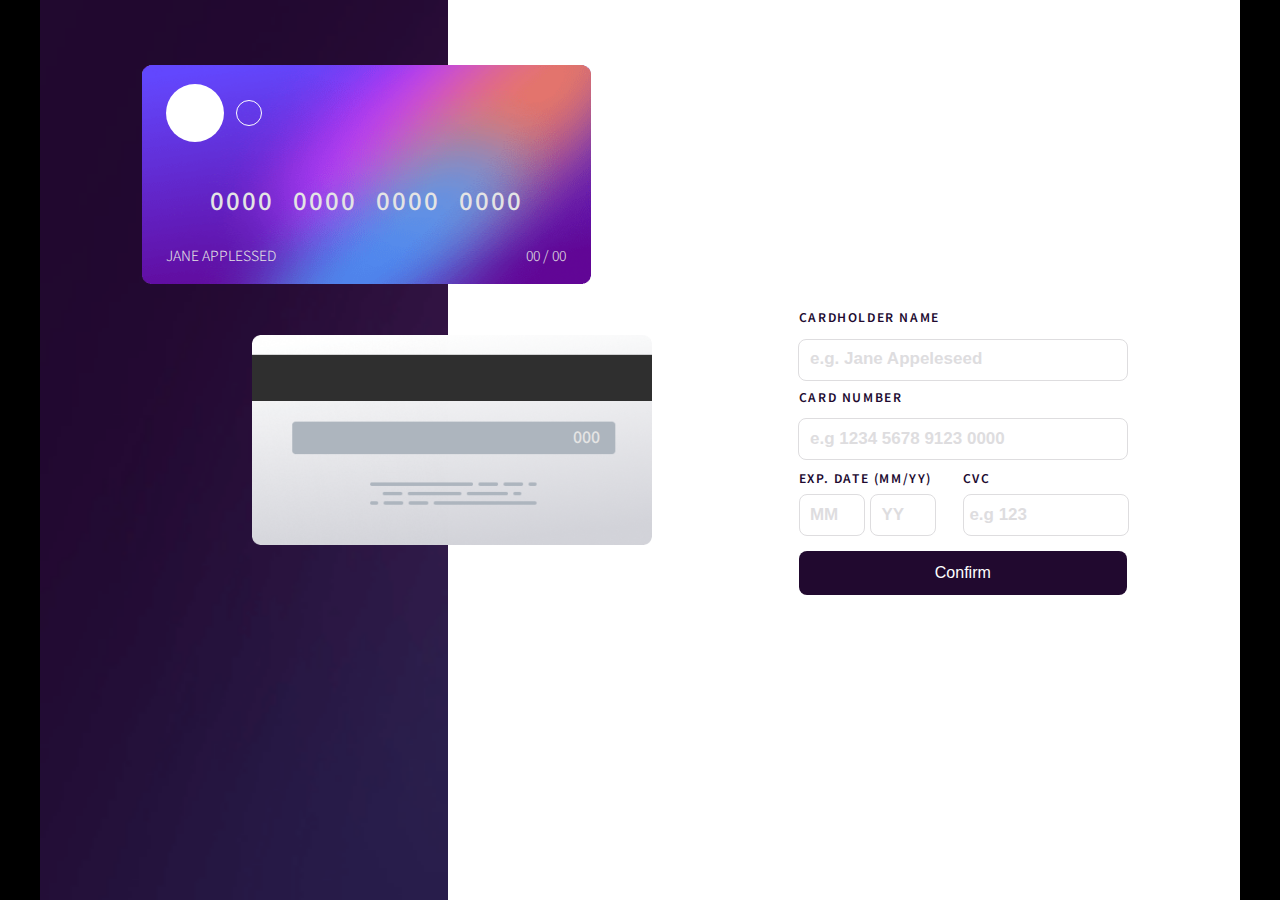
<file: projetos/credit card/index.html>
<!DOCTYPE html>
<html lang="pt">
<head>
    <meta charset="UTF-8">
    <meta http-equiv="X-UA-Compatible" content="IE=edge">
    <meta name="viewport" content="width=device-width, initial-scale=1.0">
    <link rel="stylesheet" href="css/index.css">
    <link rel="stylesheet" href="css/index-400px.css">
    <link rel="stylesheet" href="css/index-600px.css">
    <link rel="stylesheet" href="css/index-800px.css">
    <link rel="stylesheet" href="css/index-700px.css">
    <link rel="stylesheet" href="css/index-900px.css">
    <link rel="stylesheet" href="css/index-1000px.css">
    <script defer src="js/index.js"></script>
    <title>Interactive credit card form</title>
</head>
<body>
    <header>
        <div id="back-card">
            <div id="client-cvc">000</div>
        </div>
        <div id="front-card">
            <div id="card-logo">
                <div class="circle c1"></div>
                <div class="circle c2"></div>
            </div>
            <div id="client-number">0000 0000 0000 0000</div>
            <div id="date-client">
                <span id="client-name">JANE APPLESSED</span>
                <div>
                    <span id="client-month">00</span>
                    <span id="bar">/</span>
                    <span id="client-year">00</span>
                </div>
            </div>
        </div>
    </header>

    <main>
        <section>
            <form action="" method="GET" id="form-id">
                <span class="error er1">Fill in all the fields correctly</span>
                <label for="name">CARDHOLDER NAME</label>
                <input type="text" name="name" id="name" data-input-name placeholder="e.g. Jane Appeleseed">
                <span class="error er2">Wrong format, letters only</span>
                <label for="number">CARD NUMBER</label>
                <input type="tel" name="number" id="number" data-input-number placeholder="e.g 1234 5678 9123 0000" maxlength="16" minlength="16">
                <span class="error er3">Wrong format, numbers only</span>
                <div id="date-cvc">
                    <div id="date">
                        <label for="mm">EXP. DATE (MM/YY)</label>
                        <div id="mm-yy">
                            <input type="tel" name="mm" id="mm" data-input-mm placeholder="MM" maxlength="2" minlength="2">
                            <input type="tel" name="yy" id="yy" data-input-yy placeholder="YY" maxlength="2" minlength="2">
                            <span class="error er4">Fill in correctly</span>
                        </div>
                    </div>
                    <div id="cvc-container">
                        <label for="cvc">CVC</label>
                        <input type="tel" name="cvc" id="cvc" data-input-cvc placeholder="e.g 123" maxlength="3" minlength="3">
                        <span class="error er5">Fill in correctly</span>
                    </div>
                </div>
                <button type="submit">Confirm</button>
            </form>
            <section id="complete-section">
                <svg width="80" height="80" fill="none" xmlns="http://www.w3.org/2000/svg"><circle cx="40" cy="40" r="40" fill="url(#a)"/><path d="M28 39.92 36.08 48l16-16" stroke="#fff" stroke-width="3"/><defs><linearGradient id="a" x1="-23.014" y1="11.507" x2="0" y2="91.507" gradientUnits="userSpaceOnUse"><stop stop-color="#6348FE"/><stop offset="1" stop-color="#610595"/></linearGradient></defs></svg>
                <h1>THANK YOU!</h1>
                <div>We've added your card details</div>
                <button><a href="/">Continue</a></button>
            </section>
        </section>
    </main>
</body>
</html>
</file>
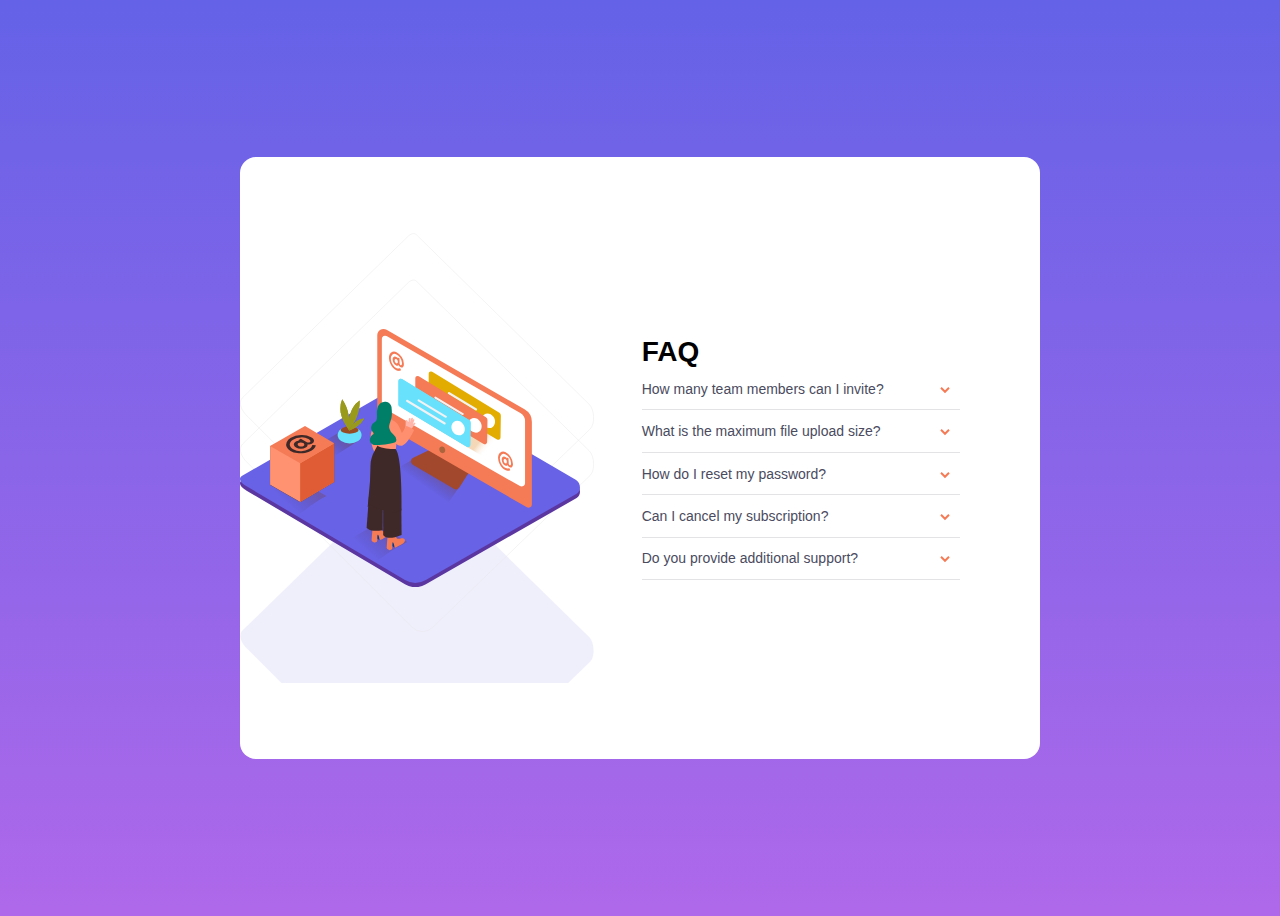
<file: projetos/FAQ-card/index.html>
<!DOCTYPE html>
<html lang="pt-br">

<head>
    <meta charset="UTF-8">
    <meta name="description" content="A simple, responsive and interactive FAQ card">
    <meta name="keywords" content="FAQ, card, question, answer">
    <meta name="author" content="Gustavo Faustino">
    <meta name="viewport" content="width=device-width, initial-scale=1.0">
    <meta http-equiv="X-UA-Compatible" content="IE=edge">
    <meta http-equiv="content-security-policy" content="default-src 'self'">
    <link rel="preconnect" href="https://fonts.googleapis.com">
    <link rel="preconnect" href="https://fonts.gstatic.com" crossorigin>
    <link
        href="https://fonts.googleapis.com/css2?family=Kumbh+Sans:wght@100;200;300;400;500;600;700;800;900&display=swap"
        rel="stylesheet">
    <script async src="js/index.js"></script>
    <link rel="stylesheet" href="css/index.css">
    <title>FAQ Accordion Card</title>
</head>

<body>
    <section>
        <div id="images-container">
            <img src="images/bg-pattern-mobile.svg" alt="" id="img1">
            <img src="images/illustration-woman-online-mobile.svg" alt="" id="img2">
        </div>
        <div id="questions-container">
            <span id="sec-title">FAQ</span>

            <div class="question">
                <span data-question=".a1">How many team members can I invite?
                    <div class="arrow-img">
                        <img src="images/icon-arrow-down.svg" alt="" srcset="">
                    </div>
                </span>
                <p data-answer class="asnwer a1">You can invite up to 2 additional users on the Free plan. There is no
                    limit on team members for the
                    Premium plan.</p>
            </div>

            <div class="question">
                <span data-question=".a2">What is the maximum file upload size?
                    <div class="arrow-img">
                        <img src="images/icon-arrow-down.svg" alt="" srcset="">
                    </div>
                </span>
                <p data-answer class="aswer a2">No more than 2GB. All files in your account must fit your allotted
                    storage space.</p>
            </div>
            <div class="question">
                <span data-question=".a3">How do I reset my password?
                    <div class="arrow-img">
                        <img src="images/icon-arrow-down.svg" alt="" srcset="">
                    </div>
                </span>
                <p data-answer class="answer a3">Click “Forgot password” from the login page or “Change password” from
                    your profile page. A reset link
                    will be emailed to you.</p>
            </div>
            <div class="question">
                <span data-question=".a4">Can I cancel my subscription?
                    <div class="arrow-img">
                        <img src="images/icon-arrow-down.svg" alt="" srcset="">
                    </div>
                </span>
                <p data-answer class="answer a4">Yes! Send us a message and we’ll process your request no questions
                    asked.</p>
            </div>
            <div class="question">
                <span data-question=".a5">Do you provide additional support?
                    <div class="arrow-img">
                        <img src="images/icon-arrow-down.svg" alt="" srcset="">
                    </div>
                </span>
                <p data-answer class="answer a5">Chat and email support is available 24/7. Phone lines are open during
                    normal business hours.</p>
            </div>
        </div>
    </section>
    </div>
</body>

</html>
</file>
<file: projetos/credit card/css/index.css>
@import url("https://fonts.googleapis.com/css2?family=Libre+Franklin:ital,wght@0,100;0,300;0,400;0,500;0,600;0,700;0,900;1,100;1,200;1,300;1,400;1,500;1,600;1,700;1,800;1,900&family=Montserrat:ital,wght@0,100;0,200;0,300;0,400;0,500;0,600;0,700;0,800;0,900;1,100;1,200;1,300;1,400;1,500;1,600;1,700;1,800;1,900&family=Noto+Sans+JP:wght@100;300;400;500;700;900&display=swap");

* {
  padding: 0;
  margin: 0;
}

body {
  display: flex;
  justify-content: center;
  align-items: center;
  flex-direction: column;
  font-family: "Noto Sans JP", sans-serif;
  font-weight: 500;
  max-width: 1200px;
  margin: 0 auto;
  height: 100%;
  background-color: white;
}

header {
  width: 100%;
  padding-top: 9%;
  padding-bottom: 40%;
  overflow: visible;
  background-image: url(../images/mobile/bg-main-mobile.png);
  background-size: cover;
  background-repeat: no-repeat;
  position: relative;
}

header #front-card {
  height: 80%;
  max-width: 330px;
  max-height: 200px;
  color: rgb(228, 228, 228);
  border-radius: 8px;
  background-image: url(../images/bg-card-front.png);
  background-size: 100% 100%;
  background-repeat: no-repeat;
  position: absolute;
  margin-top: 23%;
  left: 5%;
  z-index: 1;
  padding-top: 4.6%;
  padding-left: 6%;
  padding-right: 6%;
}

header #front-card #card-logo {
  width: 100%;
  display: flex;
  justify-content: center;
  align-items: center;
  flex-direction: row;
  justify-content: flex-start;
  margin-bottom: 14%;
}

header #front-card #card-logo .circle {
  border-radius: 50%;
}

header #front-card #card-logo .circle.c1 {
  height: 34px;
  width: 34px;
  background-color: white;
}

header #front-card #card-logo .circle.c2 {
  background-color: transparent;
  border: 1px solid white;
  height: 11px;
  width: 11px;
  margin-left: 3%;
}

header #front-card #client-number {
  width: 100%;
  font-size: 17px;
  text-align: center;
  letter-spacing: 2px;
  margin-bottom: 2.6%;
  font-weight: 400;
}

header #front-card #date-client {
  display: flex;
  justify-content: space-between;
  font-size: 11px;
  font-weight: 300;
}

header #back-card {
  width: 76%;
  height: 80%;
  max-width: 400px;
  max-height: 210px;
  border-radius: 8px;
  color: rgb(228, 228, 228);
  background-image: url(../images/bg-card-back.png);
  background-size: 100% 100%;
  background-repeat: no-repeat;
  position: absolute;
  z-index: 0;
  left: 20%;
  margin-bottom: 10%;
}

header #back-card #client-cvc {
  padding-top: 20.4%;
  float: right;
  margin-right: 13%;
}

main {
  background-color: white;
  width: 100%;
}

section {
  margin: 40% auto;
  width: 98%;
  letter-spacing: 1.6px;
}

section form {
  margin: 0 auto;
  width: 90%;
  display: flex;
  justify-content: center;
  align-items: center;
  flex-direction: column;
  max-width: 400px;
}

section form label {
  padding-bottom: 2.2%;
  font-size: 12px;
  width: 100%;
  font-weight: 600;
  color: hsl(278, 68%, 11%);
}

input {
  width: 100%;
  margin-top: 2%;
  margin-bottom: 0.5%;
  height: 40px;
  border-radius: 8px;
  border: 1px solid;
  border-color: hsl(270, 3%, 87%);
}

input::placeholder {
  padding-left: 3.4%;
  font-weight: 600;
  font-size: 17px;
  color: hsl(270, 3%, 87%);
}

input:focus {

  outline: none;
}

input:focus.error {
  border-color: hsl(0, 100%, 66%);
}

.error {
  padding-top: 0.5%;
  padding-bottom: 2%;
  float: left;
  width: 100%;
  font-size: 10.6px;
  display: none;
}

.error.active {
  display: block;
  color: hsl(0, 100%, 66%);
}

.error-border {
  border: 1px solid hsl(0, 100%, 66%);
}

section form #date-cvc {
  display: flex;
  justify-content: space-between;
  margin-bottom: 4%;
}

#section form #date-cvc #date {
  width: 50%;
  display: flex;
  flex-direction: column;
  align-items: flex-start;
}

#section form #date-cvc #cvc-container {
  display: flex;
  justify-content: center;
  align-items: center;
  flex-direction: column;
  align-items: flex-start;
  width: 49.5%;
}

#mm,
#yy {
  width: 38.6%;
  padding-left: 5%;
}

#section form #date-cvc #cvc-container #cvc {
  padding-left: 5%;
  display: flex;
  flex-direction: column;
  width: 100%;
}

form button {
  border-radius: 8px;
  padding-top: 4%;
  padding-bottom: 4%;
  font-size: 16px;
  width: 100%;
  color: white;
  border: none;
  background-color: hsl(278deg, 68%, 11%);
}

form button:hover {
  background-color: hsl(278, 94%, 30%);
}

section section#complete-section {
  display: none;

}

section section#complete-section.active {
  display: flex;
  justify-content: center;
  align-items: center;
  flex-direction: column;
  width: 90%;
}

section section#complete-section svg {
  margin-bottom: 8%;
}

section section#complete-section h1 {
  color: hsl(278deg, 68%, 11%);
  margin-bottom: 2%;
}

section section#complete-section div {
  color: grey;
  margin-bottom: 8%;
}

section section#complete-section button {
  border-radius: 8px;
  border: none;
  padding-top: 4%;
  padding-bottom: 4%;
  font-size: 16px;
  width: 100%;
  color: white;
  background-color: hsl(278deg, 68%, 11%);
}

section section#complete-section button:hover {
  background-color: hsl(278, 94%, 30%);
}

section section#complete-section button a {
  text-decoration: none;
  color: white;
}
</file>
<file: projetos/credit card/css/index-400px.css>
@media (min-width: 400px) {

    header #front-card #card-logo {
        margin-bottom: 15%;
    }

    header #front-card #card-logo .circle.c1 {
        width: 40px;
        height: 40px;
    }

    header #front-card #card-logo .circle.c2 {
        width: 14px;
        height: 14px;
    }

    header #front-card #client-number {
        font-size: 20px;
        font-weight: 500;
        word-spacing: 10px;
        margin-bottom: 5%;
    }

    section form label {
        margin-top: 1%;
        margin-bottom: initial;
    }

    .error {
        padding-top: 0.5%;
        padding-bottom: 2%;
        float: left;
        width: 100%;
        font-size: 11px;
    }
}

@media (min-width: 450px) {
    #front-card {
        margin-left: 2%;
    }

    header #front-card #card-logo .circle.c1 {
        width: 41px;
        height: 41px;
    }

    header #front-card #card-logo .circle.c2 {
        width: 14.6px;
        height: 14.6px;
    }

    header #front-card #client-number {
        font-size: 20px;
        font-weight: 500;
        word-spacing: 10px;
    }

    header #front-card #date-client {
        font-size: 14px;
    }

    #back-card {
        margin-left: -2%;
    }

    header #back-card #client-cvc {
        padding-top: 21.6%;
    }
}

@media (min-width: 480px) {
    header #front-card #client-number {
        margin-bottom: 11.6%;
    }

    .error {
        padding-top: 0.5%;
        padding-bottom: 2%;
        float: left;
        width: 100%;
        font-size: 11.4px;
    }
}
</file>
<file: projetos/credit card/css/index-600px.css>
@media (min-width: 600px) {
    header {
        padding-top: 9%;
        padding-bottom: 30%;
    }

    header #front-card {
        margin-top: 20%;
    }

    header #back-card #client-cvc {
        padding-top: 20%;
    }

    header #front-card #card-logo {
        margin-bottom: 16%;
    }

    header #front-card #client-number {
        font-size: 22px;
        font-weight: 500;
        word-spacing: 12px;
        margin-bottom: 7%;
    }

    section form {
        max-width: 480px;
    }

    #date {
        width: 40%;
    }

    #mm,
    #yy {
        width: 34%;
        margin-top: 1%;
    }

    #cvc-container {
        width: 50%;
    }

}

@media (min-width:625px) {
    header #back-card #client-cvc {
        padding-top: 21%;
    }

    header #front-card #card-logo .circle.c1 {
        width: 50px;
        height: 50px;
    }

    header #front-card #card-logo .circle.c2 {
        width: 17px;
        height: 17px;
    }
}

@media (min-width: 650px) {
    header #front-card {
        margin-top: 18%;
        margin-left: 8%;
    }

    header #front-card #card-logo .circle.c1 {
        width: 50.6px;
        height: 50.6px;
    }

    header #front-card #card-logo .circle.c2 {
        width: 17.6px;
        height: 17.6px;
    }

    header #back-card {
        margin-left: 10%;
    }

    @media (min-width:650px) {
        header #back-card #client-cvc {
            padding-top: 21.6%;
        }
    }

    @media (min-width:665px) {
        header #back-card #client-cvc {
            padding-top: 22%;
        }
    }

    section {
        margin: 32% auto;
    }
}

@media (min-width: 670px) {
    header #front-card {
        margin-top: 18%;
    }

    header #front-card #card-logo .circle.c1 {
        width: 52px;
        height: 52px;
    }

    header #front-card #card-logo .circle.c2 {
        width: 19px;
        height: 19px;
    }
}
</file>
<file: projetos/credit card/css/index-800px.css>
@media (min-width: 820px) {
    header #front-card {
        margin-top: 15%;
        margin-left: 15%;
    }

    header #front-card #card-logo .circle.c1 {
        width: 57px;
        height: 57px;
    }

    header #front-card #card-logo .circle.c2 {
        width: 25px;
        height: 25px;
    }

    header #back-card {
        margin-left: 15%;
    }

    main section {
        margin-top: 20%;
    }
}
</file>
<file: projetos/credit card/css/index-700px.css>
@media (min-width:700px) {
    header #back-card #client-cvc {
        padding-top: 22.4%;
    }

    header #front-card #client-number {
        font-size: 24px;
        font-weight: 500;
        word-spacing: 12px;
    }

    header #front-card #card-logo .circle.c1 {
        width: 54px;
        height: 54px;
    }

    header #front-card #card-logo .circle.c2 {
        width: 22px;
        height: 22px;
    }
}

@media (min-width:720px) {
    section {
        margin: 27% auto;
    }
}
</file>
<file: projetos/credit card/css/index-900px.css>
@media (min-width: 900px) {
    body {
        flex-direction: row;
        align-items: initial;
        background-color: black;
        padding: 0;
        margin: 0 auto;
    }

    header {
        padding: 0;
        margin: 0;
        height: 100vh;
        width: 34%;
    }

    header #front-card,
    #back-card {
        max-width: 400px;
        min-width: 400px;
        max-height: 200px;
        min-height: 200px;
        width: 0;
        height: 0;
    }

    header #front-card { 
        margin-top: 34%;
        margin-left: 20%;
        width: 100%;
        height: 26.4%;
        max-width: 320px;
    }
    header #front-card #card-logo .circle.c1 {
        width: 58px;
        height: 58px;
    }

    header #front-card #card-logo .circle.c2 {
        width: 24px;
        height: 24px;
    }

    header #front-card #card-logo {
        margin-bottom: 10%;
    }

    header #back-card {
        margin-left: 26%;
        width: 110%;
        height: 27.4%;
    }

    main {
        width: 66%;
        height: 100vh;
        background-color: white;
    }

    section {
        margin-top: 0;
        padding-left: 19%;
        width: 52.4%;
        display: flex;
        height: 100vh;
    }

    section form {
        max-width: initial;
        margin-left: 10%;
        padding-left: 11%;
    }

    input {
        margin-bottom: 1%;
    }

    .error {
        padding-top: 0.5%;
        padding-bottom: 4%;
        font-size: 10px;
    }

    main section{
        margin-top: 0%;
    }

    section form #date {
        width: 50%;
    }

    section form #date label{
        font-size: 10px;
    }

    #cvc {
        margin-top: 4%;
    }

    #mm,
    #yy {
        margin-top: 4%;
    }
}
</file>
<file: projetos/credit card/css/index-1000px.css>
@media (min-width: 1024px) {
    header #front-card {
        width: 96%;
        height: 24%;
        margin-top: 20%;
    }

    header #front-card #card-logo .circle.c1 {
        width: 58px;
        height: 58px;
    }

    header #front-card #card-logo .circle.c2 {
        width: 24px;
        height: 24px;
    }

    header #back-card {
        width: 110%;
        height: 220%;
        margin-left: 32%;
        margin-top: 100%;
    }

    section form #date label {
        font-size: 12px;
    }
}

@media (min-width: 1280px) {
    header #front-card {
        margin-top: 16%;
    }

    header #back-card {
        margin-top: 82%;
    }
}
</file>
<file: projetos/FAQ-card/css/index.css>
body {
    height: 100vh;
    background-image: linear-gradient(to bottom, rgb(100, 98, 231), rgb(175, 104, 234));
    background-repeat: no-repeat;
    display: flex;
    align-items: center;
    justify-content: center;
    font-family: "Kumbh Sans", sans-serif;
  }
  
  section {
    background-color: white;
    display: flex;
    align-items: center;
    justify-content: center;
    flex-direction: column;
    width: 90%;
    border-radius: 16px;
    max-width: 800px;
    padding-bottom: 6%;
    max-height: 500px;
  }
  section #images-container {
    display: flex;
    align-items: center;
    justify-content: flex-start;
    flex-direction: column;
    margin-top: 10%;
    width: 100%;
  }
  section #images-container #img1 {
    width: 60%;
    margin: 0 auto;
  }
  section #images-container #img2 {
    margin-top: -50%;
    width: 60%;
  }
  section #sec-title {
    width: 100%;
    text-align: center;
    font-size: 28px;
    padding-top: 18%;
    font-weight: 700;
    margin: 0 auto;
  }
  section #questions-container {
    width: 90%;
    height: 100%;
    margin: 0 auto;
    margin-top: 8%;
  }
  section #questions-container .question {
    padding-top: 2%;
    padding-bottom: 2%;
    border-bottom: 1px solid hsla(237deg, 12%, 33%, 0.151);
    color: hsl(237deg, 12%, 33%);
    font-size: 14px;
  }
  section #questions-container .question [data-question] {
    padding-top: 2%;
    padding-bottom: 2%;
    display: flex;
    justify-content: space-between;
    cursor: pointer;
  }
  section #questions-container .question:hover {
    color: hsl(14deg, 88%, 65%);
  }
  section #questions-container .question .active[data-question] {
    font-weight: 700;
  }
  section #questions-container .question [data-answer] {
    display: none;
    font-weight: 400;
  }
  section #questions-container .question .active[data-answer] {
    display: block;
  }
  section #questions-container .question .arrow-img {
    margin-right: 3%;
  }
  section #questions-container .question.active {
    background-color: red;
  }
  
  @media (min-width: 600px) {
    section {
      flex-direction: row;
      justify-content: space-between;
      padding-bottom: 6%;
      padding-top: 6%;
    }
    section #images-container {
      width: 50%;
      height: 50vh;
      margin-top: 0%;
      flex-direction: unset;
      background-image: url(../images/bg-pattern-desktop.svg);
      background-size: 100% 130%;
      background-repeat: no-repeat;
      padding-left: -20%;
    }
    section #images-container #img1 {
      display: none;
    }
    section #images-container #img2 {
      margin-top: 0%;
      width: 96%;
    }
    section #sec-title {
      padding-top: 0%;
      margin-bottom: 50%;
    }
    section #questions-container {
      margin-top: 0%;
      padding-right: 10%;
      padding-left: 6%;
      width: 45%;
    }
  }
</file>
